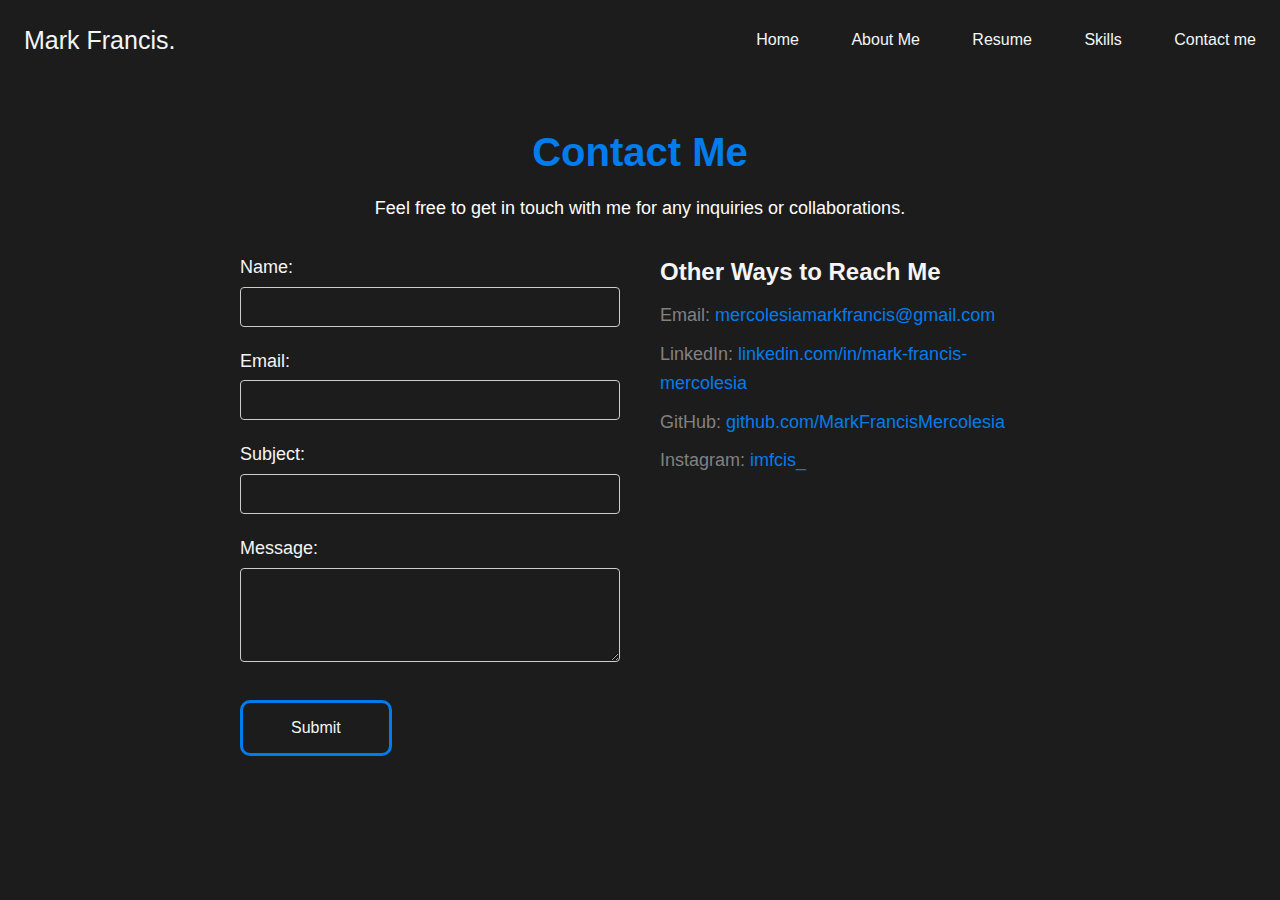
<file: contactme.html>
<!DOCTYPE html>
<html lang="en">
<head>
    <meta charset="UTF-8">
    <meta name="viewport" content="width=device-width, initial-scale=1.0">
    <link rel="stylesheet" href="resume.css">
    <title>Contact Me</title>
</head>
<body>
    <nav>
        <div class = "branding">
          <a href = "#"  class = "branding">Mark Francis.</a>
        </div>
        <div class="nav-items">
          <a href="index.html">Home</a> 
          <a href="aboutme.html">About Me</a> 
          <a href="resume.html">Resume</a> 
          <a href="skills.html">Skills</a> 
          <a href="index.html">Contact me</a>
        </div>
      </nav>

      <section id="contact">
        <h2 class = "contact-me">Contact Me</h2>
        <p>Feel free to get in touch with me for any inquiries or collaborations.</p>
  
        <div class="contact-container">
          <form action="submit_form.php" method="post">
            <div class="form-group">
              <label for="name">Name:</label>
              <input type="text" id="name" name="name" required>
            </div>
  
            <div class="form-group">
              <label for="email">Email:</label>
              <input type="email" id="email" name="email" required>
            </div>
  
            <div class="form-group">
              <label for="subject">Subject:</label>
              <input type="text" id="subject" name="subject" required>
            </div>
  
            <div class="form-group">
              <label for="message">Message:</label>
              <textarea id="message" name="message" rows="4" required></textarea>
            </div>
  
            <button type="submit">Submit</button>
          </form>

          <div class="contact-details">
            <h3>Other Ways to Reach Me</h3>
            <ul>
              <li>Email: <a href = "/">mercolesiamarkfrancis@gmail.com</a></li>
              <li>LinkedIn: <a href="https://www.linkedin.com/in/mark-francis-mercolesia-884279274/" target="_blank">linkedin.com/in/mark-francis-mercolesia</a></li>
              <li>GitHub: <a href = "https://github.com/MarkFrancisMercolesia" target ="_blank">github.com/MarkFrancisMercolesia</a></li>
              <li>Instagram: <a href="https://www.instagram.com/iamfcis_/" target="_blank">imfcis_</a></li>
</body>
</html>
</file>
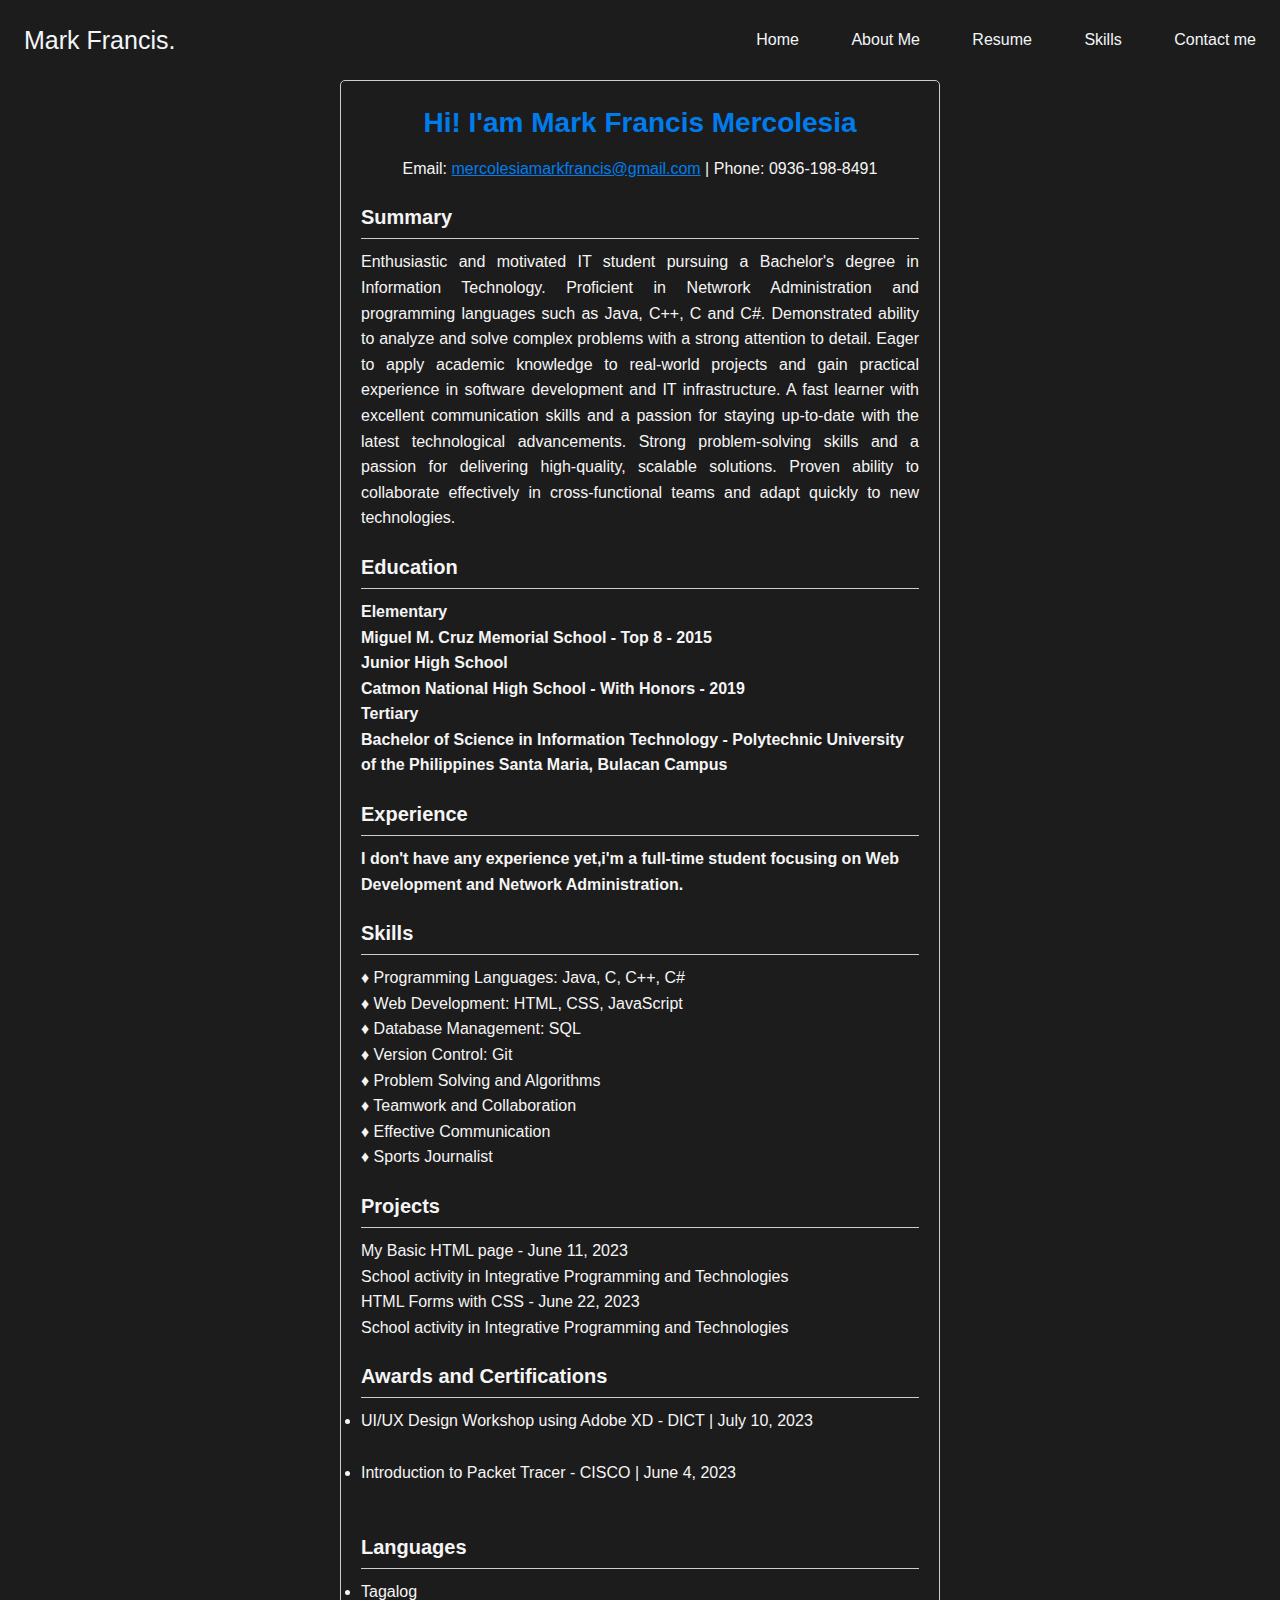
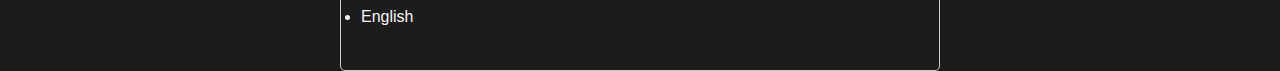
<file: resume.html>
<!DOCTYPE html>
<html lang="en">
<head>
    <meta charset="UTF-8">
    <meta name="viewport" content="width=device-width, initial-scale=1.0">
    <link rel="stylesheet" href="resume.css">
    <title>Resume</title>
</head>
<body>
    <nav>
        <div class = "branding">
          <a href = "#" class = "branding">Mark Francis.</a>
        </div>
        <div class="nav-items">
          <a href="index.html">Home</a> 
          <a href="aboutme.html">About Me</a> 
          <a href="index.html">Resume</a> 
          <a href="skills.html">Skills</a> 
          <a href="contactme.html">Contact me</a>
        </div>
      </nav>

      <div class="resume">
        <div class="header">
          <div class="name"><span class = "my-name">Hi! I'am Mark Francis Mercolesia</span></div>
          <div class="contact">
            Email: <span class = "email">mercolesiamarkfrancis@gmail.com</span> | Phone: 0936-198-8491
          </div>
        </div>
    
        <div class="section">
          <h2>Summary</h2>
          <p class = "summary">
            Enthusiastic and motivated IT student pursuing a Bachelor's degree in Information Technology. Proficient in Netwrork Administration and programming languages such as Java, C++, C and C#. Demonstrated ability to analyze and solve complex problems with a strong attention to detail. Eager to apply academic knowledge to real-world projects and gain practical experience in software development and IT infrastructure. A fast learner with excellent communication skills and a passion for staying up-to-date with the latest technological advancements.
            Strong problem-solving skills and a passion for delivering high-quality, scalable solutions. Proven ability to collaborate effectively in cross-functional teams and adapt quickly to new technologies.
        </p>
        </div>
    
        <div class="section">
          <h2>Education</h2>
          <p class="education">
            Elementary<br>
            Miguel M. Cruz Memorial School - Top 8 - 2015<br>
            Junior High School<br>
            Catmon National High School - With Honors - 2019<br>
            Tertiary<br>
            Bachelor of Science in Information Technology - Polytechnic University of the Philippines Santa Maria, Bulacan Campus
          </p>
        </div>
    
        <div class="section">
          <h2>Experience</h2>
          <p class="experience">
             I don't have any experience yet,i'm a full-time student focusing on Web Development and Network Administration.
          </p>
        </div>
    
        <div class="section">
          <h2>Skills</h2>
          <ul class="skills1">
            &diams; Programming Languages: Java, C, C++, C#<br>
            &diams; Web Development: HTML, CSS, JavaScript<br>
            &diams; Database Management: SQL<br>
            &diams; Version Control: Git<br>
            &diams; Problem Solving and Algorithms<br>
            &diams; Teamwork and Collaboration<br>
            &diams; Effective Communication<br>
            &diams; Sports Journalist
          </ul>
        </div>
        <div class="section">
            <h2>Projects</h2>
            <p>
              My Basic HTML page - June 11, 2023<br>
              School activity in Integrative Programming and Technologies<br>
              HTML Forms with CSS - June 22, 2023<br>
              School activity in Integrative Programming and Technologies
            </p>
          </div>
      
          <div class="section">
            <h2>Awards and Certifications</h2>
            <p>
                <li>UI/UX Design Workshop using Adobe XD - DICT | July 10, 2023</li><br>
                <li><a href = "https://www.credly.com/earner/earned/share/7f12fa0a-5e3a-4957-b7e3-2b3869cb64b4Introduction" class = "cisco"> Introduction to Packet Tracer - CISCO | June 4, 2023</a></li><br>
            </p>
          </div>
      
          <div class="section">
            <h2>Languages</h2>
            <ul>
              <li>Tagalog</li>
              <li>English</li>
            </ul>
          </div>
    
        </div>
</body>
</html>
</file>
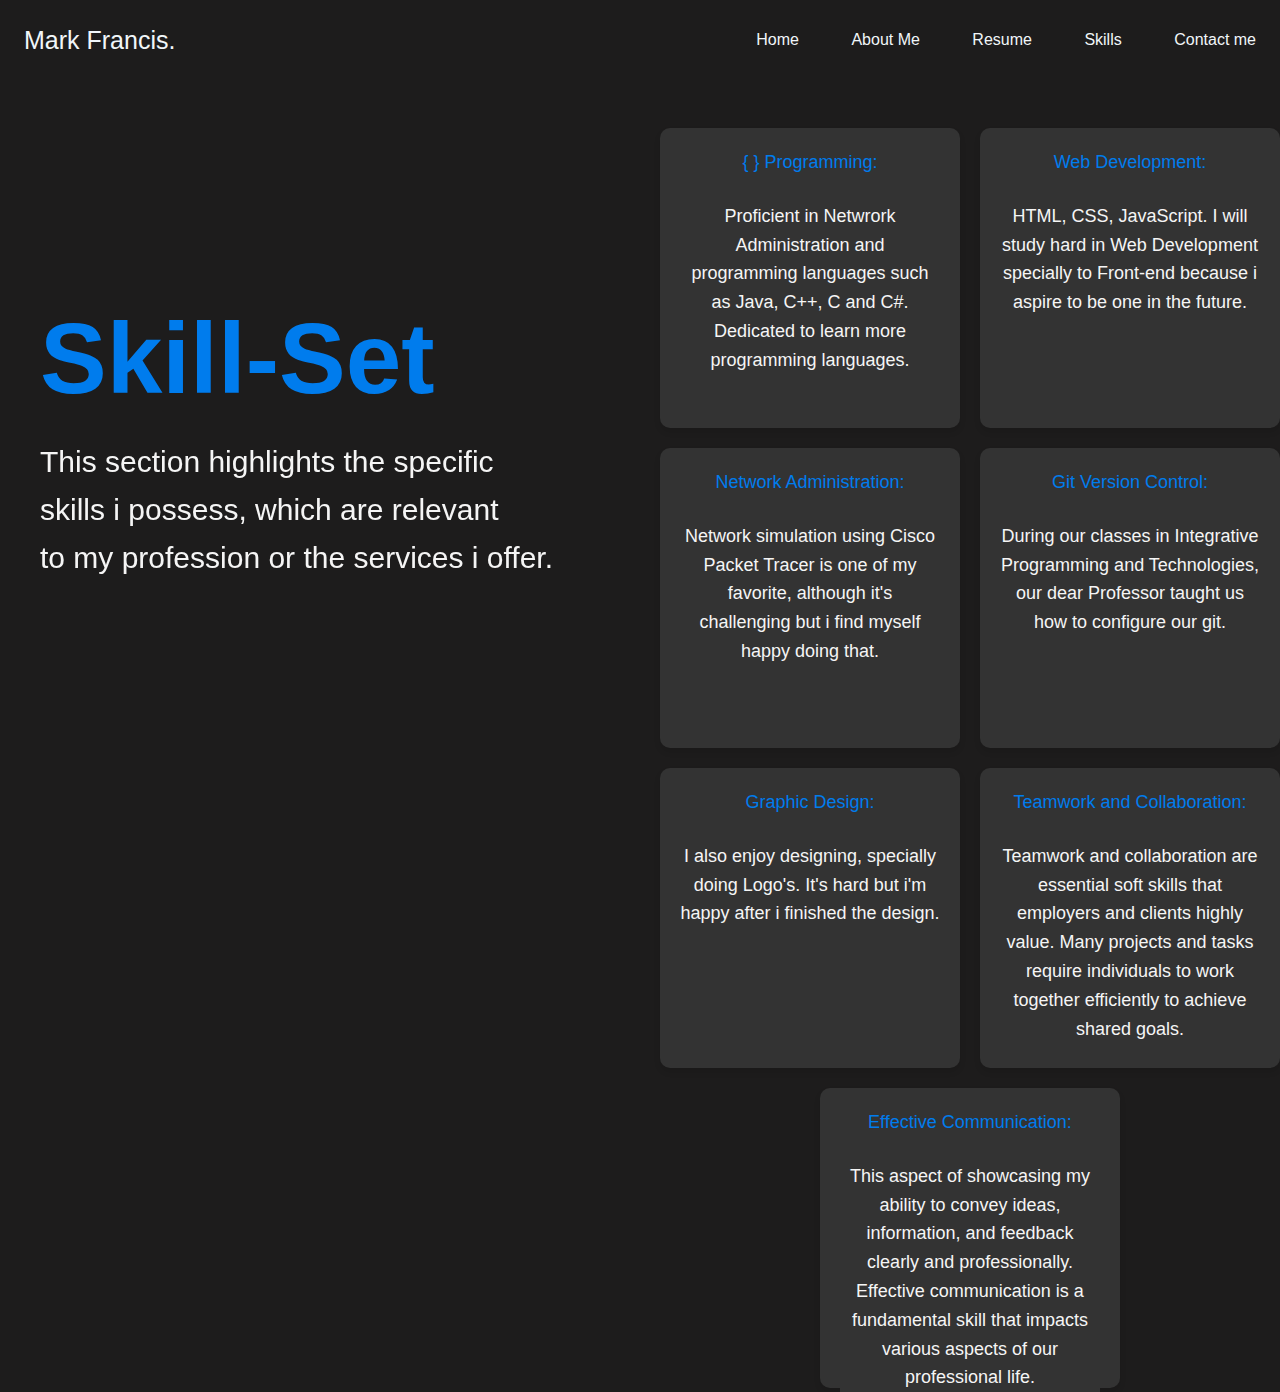
<file: skills.html>
<!DOCTYPE html>
<html lang="en">
<head>
    <meta charset="UTF-8">
    <meta name="viewport" content="width=device-width, initial-scale=1.0">
    <link href='https://unpkg.com/boxicons@2.1.4/css/boxicons.min.css' rel='stylesheet'>
    <link rel="stylesheet" href="resume.css">
    <title>Skills</title>
</head>
<body>
    <nav>
        <div class = "branding">
          <a href = "#"  class = "branding">Mark Francis.</a>
        </div>
        <div class="nav-items">
          <a href="index.html">Home</a> 
          <a href="aboutme.html">About Me</a> 
          <a href="resume.html">Resume</a> 
          <a href="index.html">Skills</a> 
          <a href="contactme.html">Contact me</a>
        </div>
      </nav>

      <div class="body-container1">
        <div class="column-left1">
            <div class = "fixed">
                <h1 class = "skill">Skill-Set</h1>
                <p class = "descp1">This section highlights the specific <br>skills i possess, which are relevant <br>to my profession or the services i offer. </p>
            </div>
        </div>
      
      <div class = "skills-set">
        <div class="container">
            <div class="skills">
            <div class="skill-box">{ } Programming:<br> <p class = "descp">Proficient in Netwrork Administration and programming languages such as Java, C++, C and C#. Dedicated to learn more programming languages.</p></div>
            <div class="skill-box">Web Development: <p class = "descp">HTML, CSS, JavaScript. I will study hard in Web Development specially to Front-end because i aspire to be one in the future.</p></div>
            <div class="skill-box">Network Administration: <p class = "descp">Network simulation using Cisco Packet Tracer is one of my favorite, although it's challenging but i find myself happy doing that.</p></div>
            <div class="skill-box">Git Version Control: <p class = "descp">During our classes in Integrative Programming and Technologies, our dear Professor taught us how to configure our git.</p></div>
            <div class="skill-box">Graphic Design: <p class = "descp">I also enjoy designing, specially doing Logo's. It's hard but i'm happy after i finished the design.</p></div>
            <div class="skill-box">Teamwork and Collaboration: <p class = "descp">Teamwork and collaboration are essential soft skills that employers and clients highly value. Many projects and tasks require individuals to work together efficiently to achieve shared goals.</p></div>
            <div class="skill-box">Effective Communication: <p class = "descp">This aspect of showcasing my ability to convey ideas, information, and feedback clearly and professionally. Effective communication is a fundamental skill that impacts various aspects of our professional life. </p></div>
          <!-- Add more skills here -->
    </div>
        </div>
</body>
</html>
</file>
<file: resume.css>
* {
    box-sizing: border-box;
    margin: 0;
    padding: 0;
    font-family: poppins, sans-serif;
    color: whitesmoke;
    background-color: #1d1c1c;
  }
  
  nav {
    height: 80px;
    background: #1d1c1c;
    display: flex;
    justify-content: space-between;
    align-items: center;
    padding: 0rem calc((100vw - 1300px) / 2);
  }

  nav a {
    text-decoration: none;
    color:#F1F6F9;
    padding: 0 1.5rem;
    font-family: 'Roboto', sans-serif;
  }
  
  nav a:hover {
    color: #007ced;
    transition: .20s;
    transform: translateY(-10px);
 }

  .body-color {
    background-color: #007ced;
    width: 100%;
  }
  
  .body-container1 {
    color:#007ced;
    margin-left: 40px;
    font-size: 50px;
    display: grid;
    grid-template-columns: 1fr 1fr;
    height: 95vh;
    padding: 3rem calc((100vw - 1300px) / 2);
  }

  span.email {
    text-decoration: underline;
  }

  span.email:hover {
    text-decoration: underline;
    color:#007ced;
    cursor: pointer;
  }

  .cisco {
    text-decoration: none;
  }

  .skill{
    color:#007ced;
    transition: transform 0.3s ease;

  }

  .skill:hover {
    transform: translateY(-10px);
  }

  .descp1 {
    font-size: 30px;
    transition: transform 0.3s ease;
    scroll-margin-bottom:var(-10px);
  }

  .descp1:hover {
    transform: translateY(-10px);
  }
  
  .column-left {
    display: flex;
    flex-direction: column;
    justify-content: center;
    align-items: start;
    color: #000;
    padding: 0rem 2rem;
  }
  
  .column-left1 {
    margin-top: 150px;
  }

  .column-left h1 {
    margin-bottom: 1rem;
    font-size: 3rem;
  }
  
  .column-left p {
    margin-bottom: 2rem;
    font-size: 1.5rem;
    line-height: 1.5;
  }
  
  .branding {
    font-size: 25px;
    display: inline-block;
  }

  h4 {
    color:#007ced;
    margin-top: 7px;
  }

  span {
    color:#007ced;
  }

  .pup {
    margin-top:0;
  }

  .column-right {
    justify-content: center;
    align-items: center;
    padding: 0rem 2rem;
  }
  
  .column-right img {
    width: 400px;
    margin-left: 150px;
    border: 50%;
    border-radius: 10px solid #007ced;
    clip-path: circle();
    border-color: #007ced;
  }

  .summary {
    text-align: justify;
  }
 
  .about_me {
    display: flex;
    text-align: start;
  }

.socmed-icons {
    position:absolute;
    bottom: 40px;
    width: 170px;
    display: flex;
    justify-content: space-between;
    margin-left: 140px;
}

.socmed-icons a {
    display: inline-flex;
    justify-content: center;
    align-items: center;
    width: 40px;
    height: 40px;
    background: transparent;
    border: 2px solid #007ced;
    border-radius: 50%;
    font-size: 20px;
    margin-left: 7px;
    margin-bottom: 70px;
    color:#1d1c1c;
    text-decoration: none;
    transition: background-color 0.30s;
    transition: transform 0.3s ease;
}

.socmed-icons a:hover {
  background-color: #007ced;
  box-shadow: 0 0 5px #007ced, 0 0 10px #007ced, 0 0 15px #007ced;
}
    
.about_me {
  color:#007ced;
}

body {
    font-family: Arial, sans-serif;
    line-height: 1.6;
    color: #333;
  }

  .resume {
    max-width: 600px;
    margin: 0 auto;
    padding: 20px;
    border: 1px solid #ccc;
    border-radius: 5px;
    transition: transform 0.3s ease;
  }

  .resume:hover {
    transform: translateY(-10px);
  }

  .header {
    text-align: center;
  }

  .name {
    font-size: 28px;
    font-weight: bold;
    margin-bottom: 10px;
  }

  .contact {
    font-size: 16px;
    margin-bottom: 20px;
  }

  .section {
    margin-bottom: 20px;
  }

  .section h2 {
    font-size: 20px;
    border-bottom: 1px solid #ccc;
    padding-bottom: 5px;
    margin-bottom: 10px;
  }

  .section p {
    margin: 0;
  }

  .education, .experience {
    font-weight: bold;
  }

  .skills ul {
    list-style-type: none;
    padding: 0;
  }

  .skills li::before {
    content: '• ';
  }

  .container {
    max-width: 800px;
    margin: 0 auto;
  }

  .skills {
    display: flex;
    flex-wrap: wrap;
    gap: 20px;
    justify-content: center;
  }

  .skill-box {
    background-color: #333;
    color:#007ced;
    box-shadow: 0 4px 6px rgba(0, 0, 0, 0.1);
    padding: 20px;
    border-radius: 10px;
    font-size: 18px;
    width: 300px;
    height: 300px;
    text-align: center;
    transition: transform 0.3s ease;
  }
  .skill-box:hover {
    transform: translateY(-5px);
  }
  
  .descp {
    margin-top: 25px;
    background-color: #333;
  }

  .fixed {
    margin-bottom: 20px;
    position: fixed;
  }

  .branding {
    font-family: 'Franklin Gothic Medium', 'Arial Narrow', Arial, sans-serif;
  }

  #contact {
    padding: 40px 0;
    text-align: center;
  }
  
  #contact h2 {
    font-size: 40px;
    margin-bottom: 10px;
  }
  
  #contact p {
    font-size: 18px;
    color: #fff;
  }

  .contact-me {
    color:#007ced;
     transition: transform 0.3s ease;
  }
  
  .contact-me:hover {
    transform: translateY(-10px);
  }
  
  .contact-container {
    display: flex;
    justify-content: center;
    align-items: flex-start;
    gap: 40px;
    max-width: 800px;
    margin: 30px auto;
  }
  
  .contact-details {
    flex: 1;
    text-align: left;
  }
  
  .contact-details h3 {
    font-size: 24px;
    margin-bottom: 10px;
  }
  
  .contact-details ul {
    list-style: none;
    padding: 0;
  }
  
  .contact-details li {
    font-size: 18px;
    color: #808181;
    margin-bottom: 10px;
  }
  
  .contact-container a {
    text-decoration: none;
    color:#007ced;
  }
  form {
    flex: 1;
    max-width: 400px;
    text-align: left;
  }
  
  .form-group {
    margin-bottom: 20px;
  }
  
  label {
    display: block;
    font-size: 18px;
    margin-bottom: 5px;
  }
  
  input[type="text"],
  input[type="email"],
  textarea {
    width: 100%;
    padding: 10px;
    font-size: 16px;
    border: 1px solid #ccc;
    border-radius: 4px;
  }
  
  textarea {
    resize: vertical;
  }
  
  button {
    padding: 1rem 3rem;
    font-size: 1rem;
    border: 3px solid #007ced;
    border-width: solid 3px;
    color: #F1F6F9;
    background: #1d1c1c;
    cursor: pointer;
    border-radius: 10px;
    transition:background-color 0.30s;
    transition: transform 0.3s ease;
    margin-top: 10px;
    margin-bottom: 15px;
  }

  button:hover {
    background: #007ced;
    transform: translateY(-5px);
    color: #1d1c1c;
    box-shadow: 0 0 5px #007ced, 0 0 10px #007ced, 0 0 15px #007ced;
  }

  @media screen and (max-width: 767px) {
    /* Styles for devices with a maximum width of 767px (phones) */
  
    .all {
      padding: 0 1rem; /* Adjust the padding for smaller screens */
    }
  
    nav {
      height: 60px; /* Reduce the height of the navigation bar for phones */
      padding: 0 1rem; /* Adjust the padding for smaller screens */
    }
  
    nav a {
      font-size: 14px; /* Reduce the font size for navigation links on phones */
    }
  
    .body-container {
      grid-template-columns: 1fr; /* Change to a single-column layout for phones */
      height: auto; /* Let the content determine the height */
      padding: 1rem; /* Adjust the padding for smaller screens */
    }
  
    .column-left,
    .column-right {
      padding: 1rem; /* Adjust the padding for smaller screens */
      text-align: center; /* Center align the content for phones */
    }
  
    .column-left h1 {
      font-size: 2rem; /* Reduce the font size for heading on phones */
    }
  
    .column-left p {
      font-size: 1rem; /* Reduce the font size for paragraphs on phones */
    }
  
    .column-right img {
      width: 80%; /* Adjust the image width for phones */
      margin-left: 0; /* Center the image for phones */
    }
  
    .socmed-icons {
      position: static; /* Remove absolute positioning for social media icons */
      justify-content: center; /* Center align the icons for phones */
      margin-left: 0; /* Remove the left margin for icons */
    }
    
    .socmed-icons a {
      margin-bottom: 10px; /* Reduce the bottom margin for icons on phones */
    }
    
    /* Adjust any other styles as needed for smaller screens */
  }
</file>
